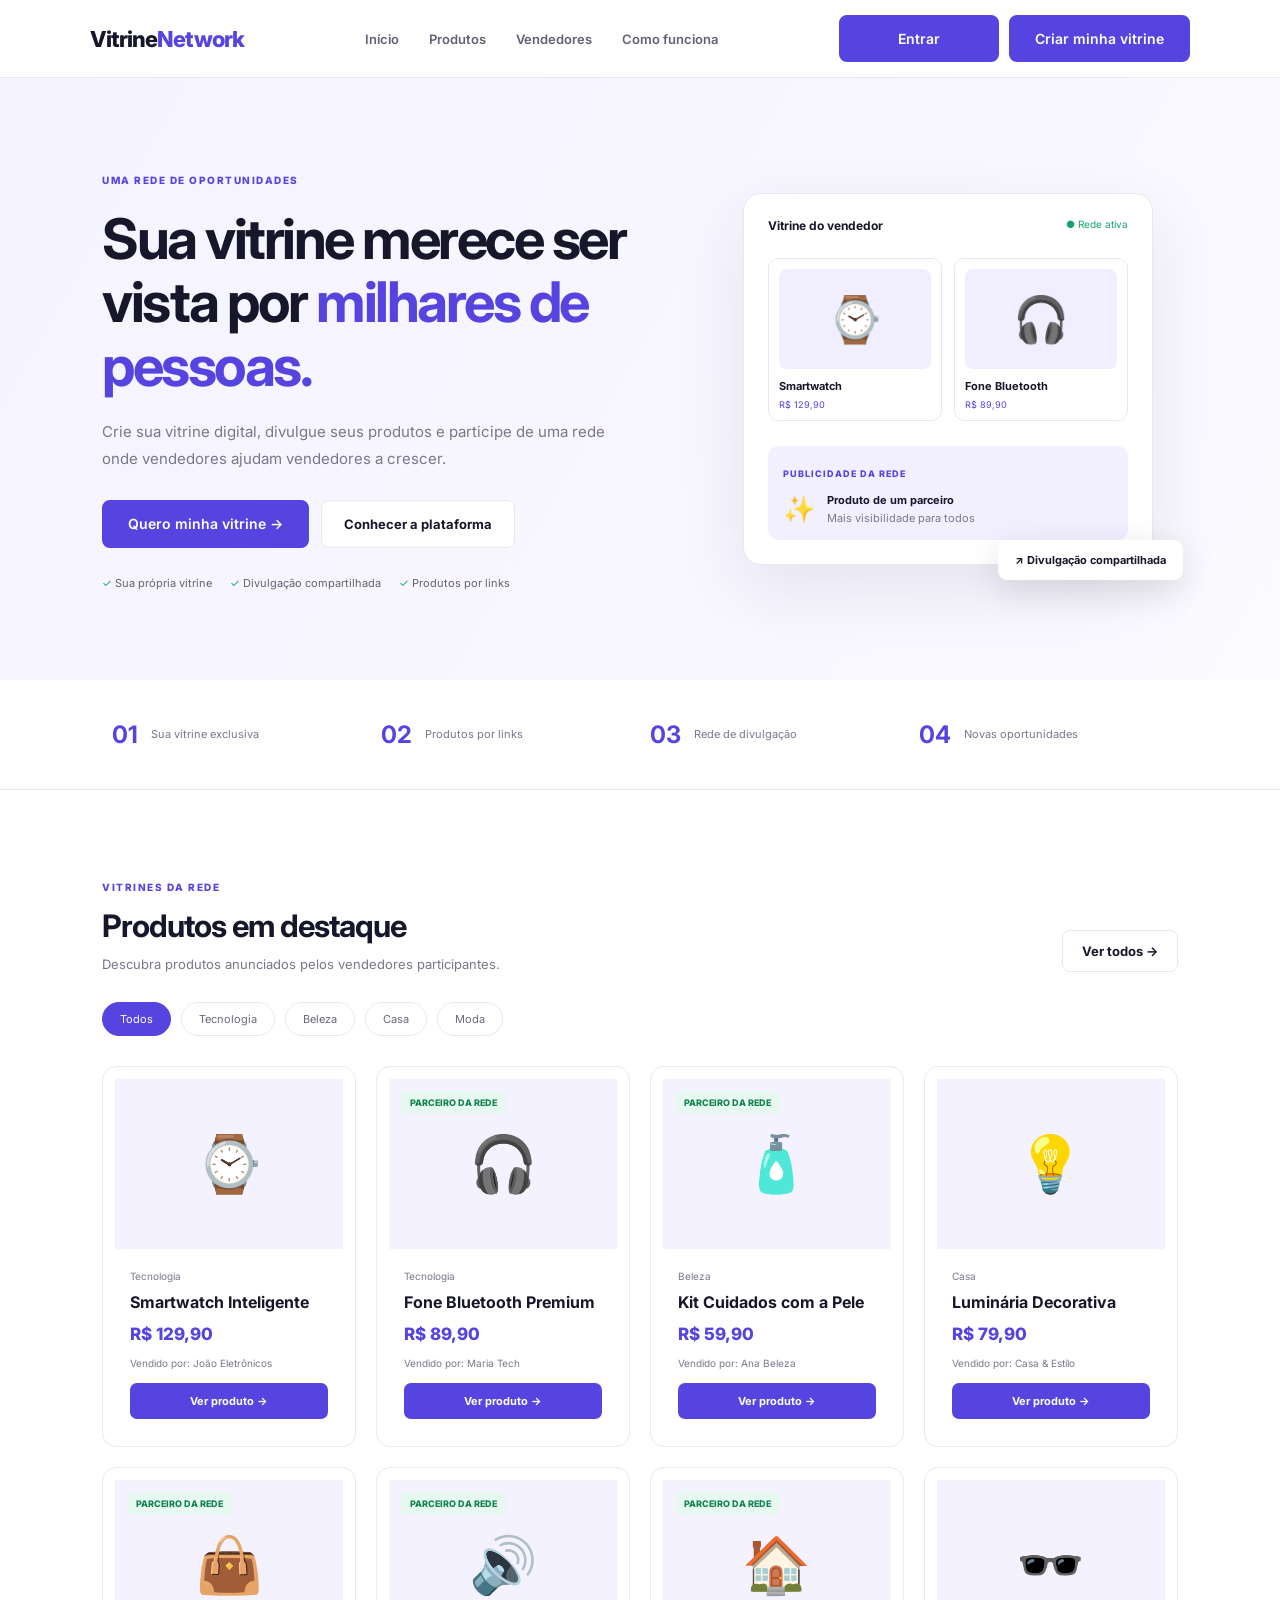
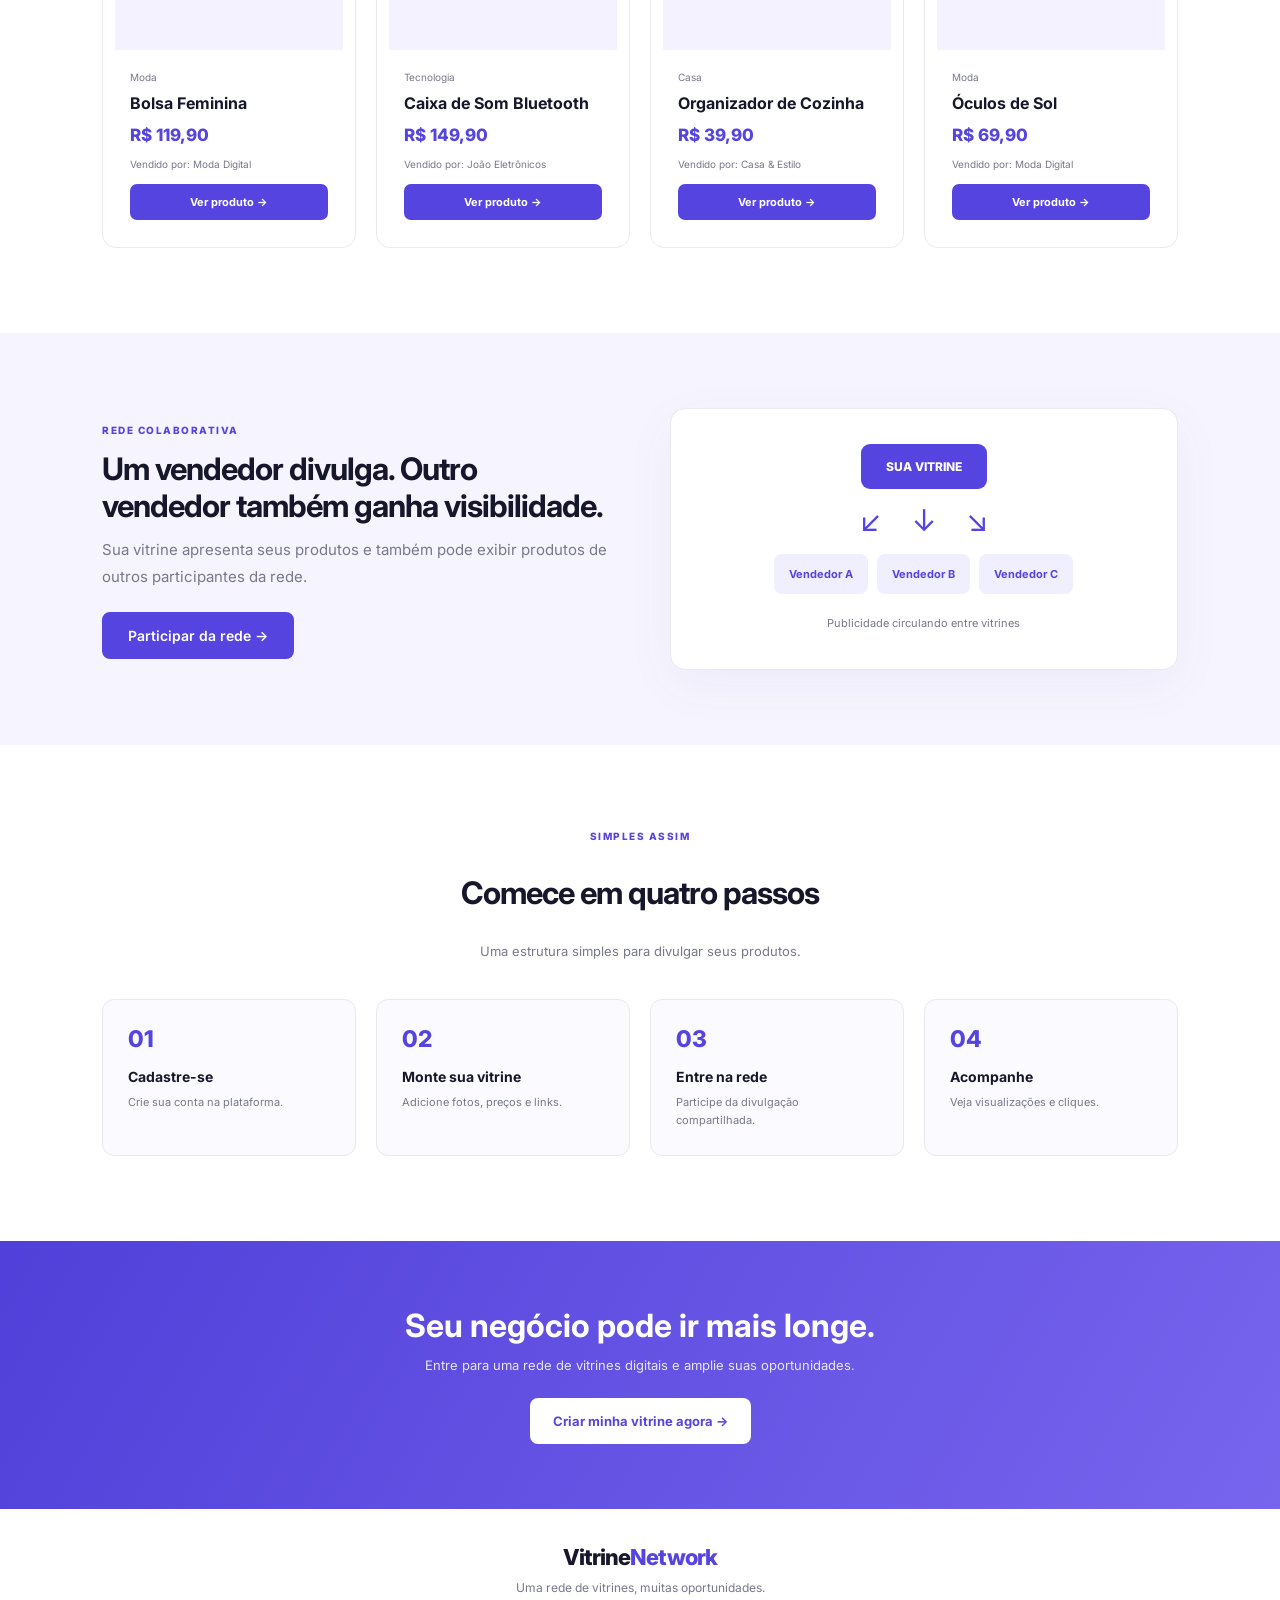
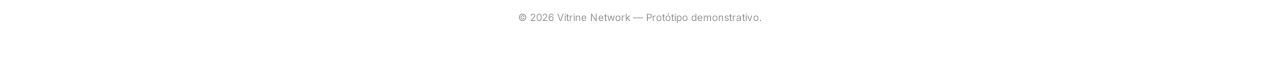
<file: public/index.html>
<!DOCTYPE html>
<html lang="pt-BR">
<head>
  <meta charset="UTF-8">
  <meta name="viewport" content="width=device-width, initial-scale=1.0">
  <title>Vitrine Network | Sua vitrine, nossa rede</title>
  <link rel="stylesheet" href="style.css">
  <link rel="preconnect" href="https://fonts.googleapis.com">
  <link rel="preconnect" href="https://fonts.gstatic.com" crossorigin>
  <link href="https://fonts.googleapis.com/css2?family=Inter:wght@400;500;600;700;800&display=swap" rel="stylesheet">
</head>
<body>

<header class="header">
  <a href="#" class="logo">Vitrine<span>Network</span></a>

  <nav>
    <a href="#inicio">Início</a>
    <a href="#produtos">Produtos</a>
    <a href="#vendedores">Vendedores</a>
    <a href="#sobre">Como funciona</a>
  </nav>

  <div class="header-actions">
    <a href="/login.html" class="btn-secondary">
     Entrar
    </a>
    <a href="/cadastro.html" class="btn-primary">
     Criar minha vitrine
    </a>
  </div>

  <button class="menu-mobile" onclick="toggleMenu()">☰</button>
</header>

<main>
  <section class="hero" id="inicio">
    <div class="hero-content">
      <span class="tag">UMA REDE DE OPORTUNIDADES</span>
      <h1>Sua vitrine merece ser vista por <span>milhares de pessoas.</span></h1>
      <p>
        Crie sua vitrine digital, divulgue seus produtos e participe
        de uma rede onde vendedores ajudam vendedores a crescer.
      </p>
      <div class="hero-buttons">
        <button class="btn-primary btn-large" onclick="cadastrar()">
          Quero minha vitrine →
        </button>
        <a href="#sobre" class="btn-outline btn-large">Conhecer a plataforma</a>
      </div>
      <div class="hero-info">
        <span>✓ Sua própria vitrine</span>
        <span>✓ Divulgação compartilhada</span>
        <span>✓ Produtos por links</span>
      </div>
    </div>

    <div class="hero-visual">
      <div class="visual-card">
        <div class="visual-top">
          <strong>Vitrine do vendedor</strong>
          <span class="online">● Rede ativa</span>
        </div>
        <div class="visual-products">
          <div class="mini-product">
            <div class="mini-image">⌚</div>
            <strong>Smartwatch</strong>
            <small>R$ 129,90</small>
          </div>
          <div class="mini-product">
            <div class="mini-image">🎧</div>
            <strong>Fone Bluetooth</strong>
            <small>R$ 89,90</small>
          </div>
        </div>
        <div class="shared-ad">
          <span>PUBLICIDADE DA REDE</span>
          <div>
            <span class="ad-icon">✨</span>
            <div>
              <strong>Produto de um parceiro</strong>
              <small>Mais visibilidade para todos</small>
            </div>
          </div>
        </div>
      </div>
      <div class="floating-label">↗ Divulgação compartilhada</div>
    </div>
  </section>

  <section class="stats">
    <div><strong>01</strong><span>Sua vitrine exclusiva</span></div>
    <div><strong>02</strong><span>Produtos por links</span></div>
    <div><strong>03</strong><span>Rede de divulgação</span></div>
    <div><strong>04</strong><span>Novas oportunidades</span></div>
  </section>

  <section class="section" id="produtos">
    <div class="section-heading">
      <div>
        <span class="tag">VITRINES DA REDE</span>
        <h2>Produtos em destaque</h2>
        <p>Descubra produtos anunciados pelos vendedores participantes.</p>
      </div>
      <button class="btn-outline" onclick="verProdutos()">Ver todos →</button>
    </div>

    <div class="filters">
      <button class="filter active" onclick="filtrar('Todos', this)">Todos</button>
      <button class="filter" onclick="filtrar('Tecnologia', this)">Tecnologia</button>
      <button class="filter" onclick="filtrar('Beleza', this)">Beleza</button>
      <button class="filter" onclick="filtrar('Casa', this)">Casa</button>
      <button class="filter" onclick="filtrar('Moda', this)">Moda</button>
    </div>

    <div class="product-grid" id="productGrid"></div>
  </section>

  <section class="network-section" id="vendedores">
    <div>
      <span class="tag">REDE COLABORATIVA</span>
      <h2>Um vendedor divulga. Outro vendedor também ganha visibilidade.</h2>
      <p>
        Sua vitrine apresenta seus produtos e também pode exibir
        produtos de outros participantes da rede.
      </p>
      <button class="btn-primary" onclick="cadastrar()">Participar da rede →</button>
    </div>
    <div class="network-demo">
      <div class="network-node main-node">SUA VITRINE</div>
      <div class="network-lines">↙　↓　↘</div>
      <div class="network-others">
        <span>Vendedor A</span>
        <span>Vendedor B</span>
        <span>Vendedor C</span>
      </div>
      <p>Publicidade circulando entre vitrines</p>
    </div>
  </section>

  <section class="section how-section" id="sobre">
    <div class="section-heading centered">
      <span class="tag">SIMPLES ASSIM</span>
      <h2>Comece em quatro passos</h2>
      <p>Uma estrutura simples para divulgar seus produtos.</p>
    </div>
    <div class="steps">
      <article><span>01</span><h3>Cadastre-se</h3><p>Crie sua conta na plataforma.</p></article>
      <article><span>02</span><h3>Monte sua vitrine</h3><p>Adicione fotos, preços e links.</p></article>
      <article><span>03</span><h3>Entre na rede</h3><p>Participe da divulgação compartilhada.</p></article>
      <article><span>04</span><h3>Acompanhe</h3><p>Veja visualizações e cliques.</p></article>
    </div>
  </section>

  <section class="cta">
    <h2>Seu negócio pode ir mais longe.</h2>
    <p>Entre para uma rede de vitrines digitais e amplie suas oportunidades.</p>
    <button class="btn-light" onclick="cadastrar()">Criar minha vitrine agora →</button>
  </section>
</main>

<footer>
  <a href="#" class="logo">Vitrine<span>Network</span></a>
  <p>Uma rede de vitrines, muitas oportunidades.</p>
  <small>© 2026 Vitrine Network — Protótipo demonstrativo.</small>
</footer>

<div id="notice" class="notice"></div>

<script src="app.js"></script>
</body>
</html>
</file>
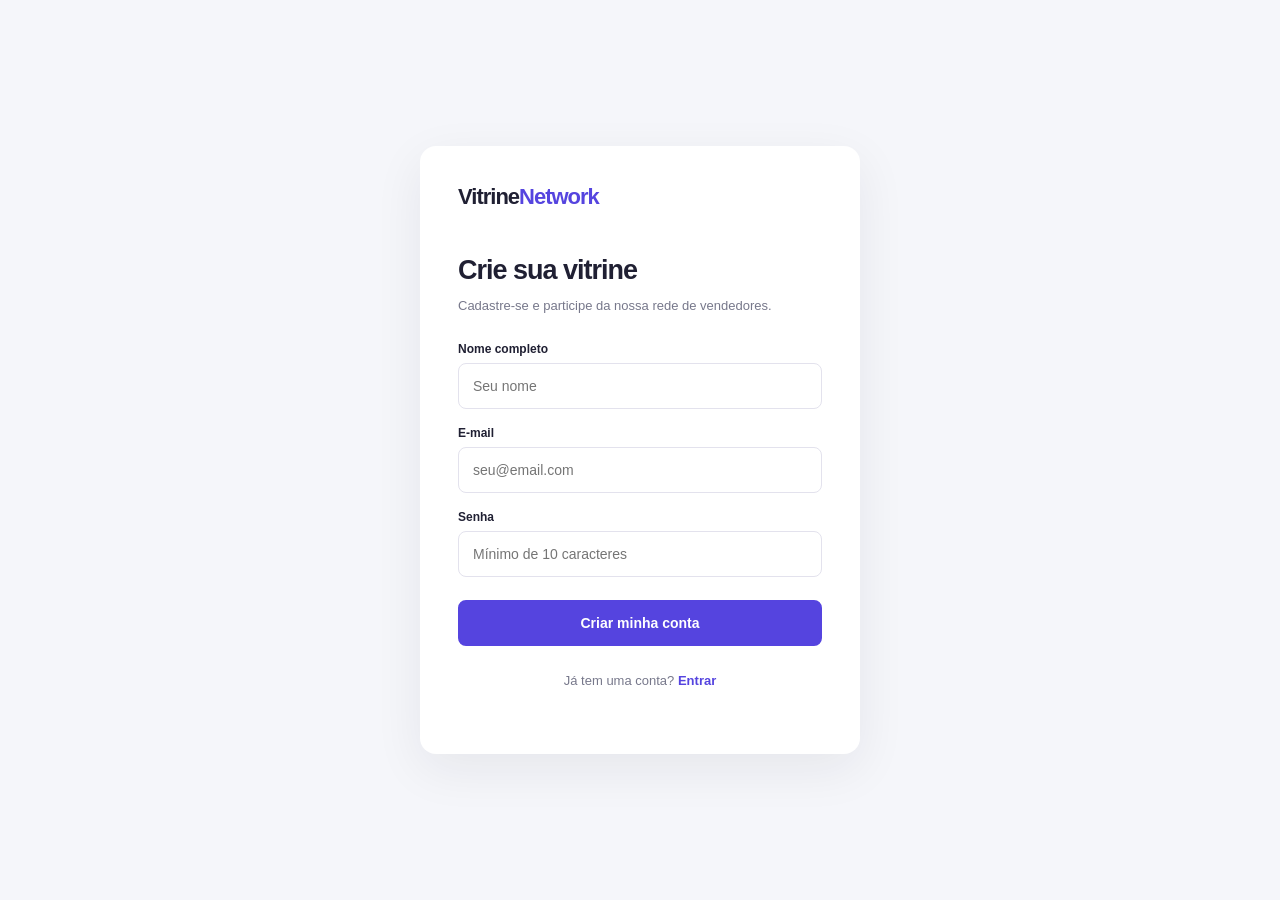
<file: public/cadastro.html>
<!DOCTYPE html>
<html lang="pt-BR">
<head>
  <meta charset="UTF-8">
  <meta name="viewport" content="width=device-width, initial-scale=1">
  <title>Criar conta | Vitrine Network</title>
  <link rel="stylesheet" href="style.css">
</head>
<body class="auth-page">
  <main class="auth-card">
    <a href="/" class="logo">Vitrine<span>Network</span></a>
    <h1>Crie sua vitrine</h1>
    <p>Cadastre-se e participe da nossa rede de vendedores.</p>

    <form id="registerForm">
      <label for="nome">Nome completo</label>
      <input id="nome" name="nome" required maxlength="100"
             placeholder="Seu nome">

      <label for="email">E-mail</label>
      <input id="email" name="email" type="email" required
             maxlength="254" placeholder="seu@email.com">

      <label for="senha">Senha</label>
      <input id="senha" name="senha" type="password" required
             minlength="10" maxlength="128"
             placeholder="Mínimo de 10 caracteres">

      <button class="btn-primary auth-button" type="submit">
        Criar minha conta
      </button>
      <div id="mensagem" class="auth-message" role="status"></div>
    </form>

    <p class="auth-footer">
      Já tem uma conta? <a href="/login.html">Entrar</a>
    </p>
  </main>
  <script src="auth.js"></script>
</body>
</html>
</file>
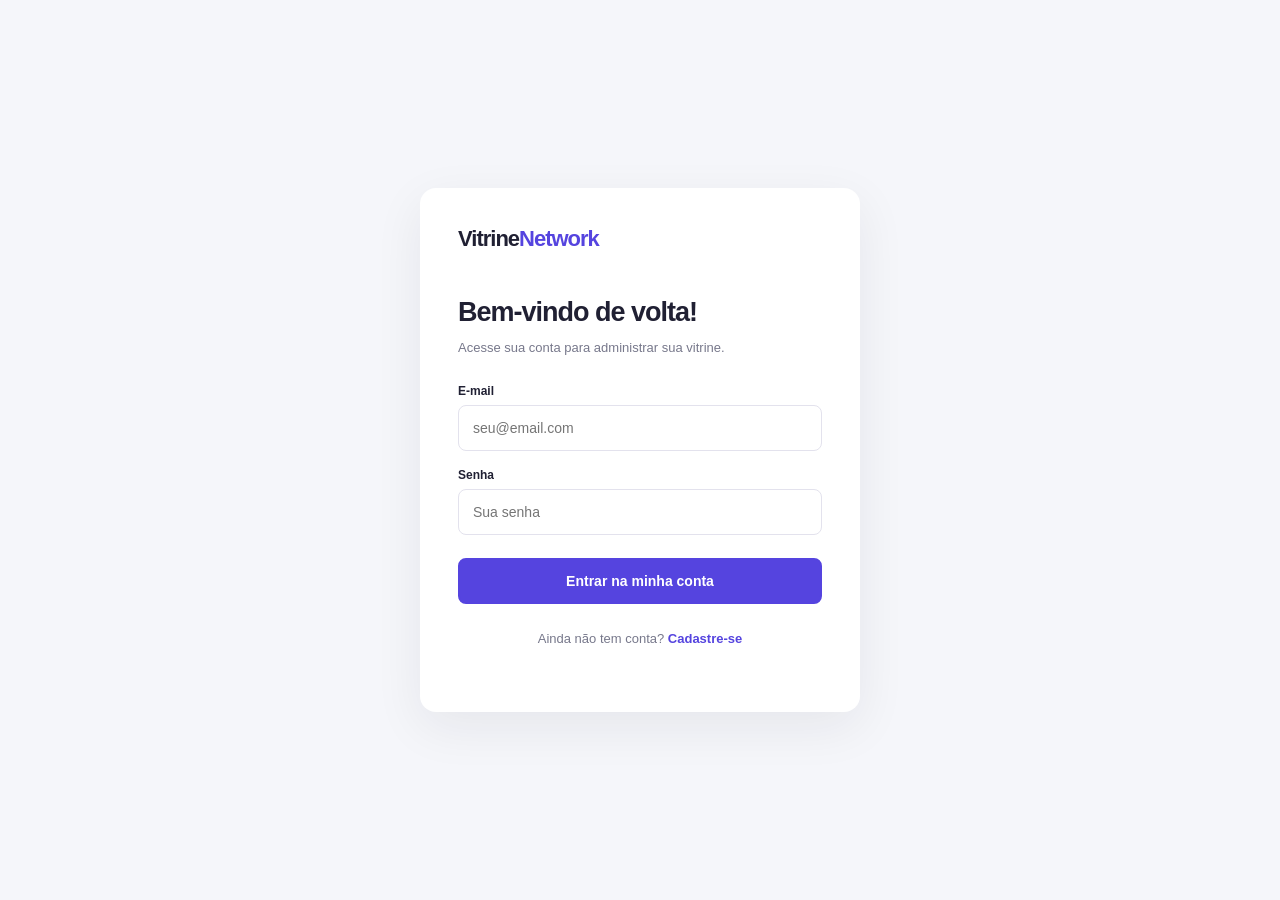
<file: public/login.html>
<!DOCTYPE html>
<html lang="pt-BR">
<head>
  <meta charset="UTF-8">
  <meta name="viewport" content="width=device-width, initial-scale=1">
  <title>Entrar | Vitrine Network</title>
  <link rel="stylesheet" href="style.css">
</head>
<body class="auth-page">
  <main class="auth-card">
    <a href="/" class="logo">Vitrine<span>Network</span></a>
    <h1>Bem-vindo de volta!</h1>
    <p>Acesse sua conta para administrar sua vitrine.</p>

    <form id="loginForm">
      <label for="email">E-mail</label>
      <input id="email" name="email" type="email" required
             placeholder="seu@email.com">

      <label for="senha">Senha</label>
      <input id="senha" name="senha" type="password" required
             placeholder="Sua senha">

      <button class="btn-primary auth-button" type="submit">
        Entrar na minha conta
      </button>
      <div id="mensagem" class="auth-message" role="status"></div>
    </form>

    <p class="auth-footer">
      Ainda não tem conta? <a href="/cadastro.html">Cadastre-se</a>
    </p>
  </main>
  <script src="auth.js"></script>
</body>
</html>
</file>
<file: public/style.css>
* {
  margin: 0;
  padding: 0;
  box-sizing: border-box;
}

:root {
  --primary: #5544df;
  --primary-dark: #4031bb;
  --dark: #17172b;
  --muted: #77788b;
  --background: #f7f7fc;
  --white: #ffffff;
  --border: #e9e8f1;
}

html {
  scroll-behavior: smooth;
}

body {
  font-family: 'Inter', sans-serif;
  color: var(--dark);
  background: var(--white);
}

button, a {
  font: inherit;
}

button {
  cursor: pointer;
}

a {
  text-decoration: none;
  color: inherit;
}

.header {
  height: 78px;
  padding: 0 7%;
  display: flex;
  align-items: center;
  justify-content: space-between;
  background: white;
  border-bottom: 1px solid var(--border);
  position: sticky;
  top: 0;
  z-index: 10;
}

.logo {
  font-size: 22px;
  font-weight: 800;
  letter-spacing: -1px;
}

.logo span {
  color: var(--primary);
}

.header nav {
  display: flex;
  gap: 30px;
}

.header nav a {
  font-size: 13px;
  font-weight: 600;
  color: #606174;
}

.header nav a:hover {
  color: var(--primary);
}

.header-actions {
  display: flex;
  gap: 10px;
}

.btn-primary, .btn-outline, .btn-light {
  border: none;
  padding: 12px 19px;
  border-radius: 8px;
  font-weight: 700;
  font-size: 13px;
  transition: .2s;
}

.btn-primary {
  background: var(--primary);
  color: white;
}

.btn-primary:hover {
  background: var(--primary-dark);
  transform: translateY(-2px);
}

.btn-outline {
  background: white;
  color: var(--dark);
  border: 1px solid var(--border);
}

.btn-outline:hover {
  border-color: var(--primary);
  color: var(--primary);
}

.btn-large {
  padding: 15px 22px;
}

.menu-mobile {
  display: none;
  border: none;
  background: transparent;
  font-size: 25px;
}

.hero {
  background: linear-gradient(120deg, #f5f3ff, #fafaff);
  padding: 90px 8%;
  display: grid;
  grid-template-columns: 1.1fr .9fr;
  align-items: center;
  gap: 55px;
  min-height: 540px;
}

.tag {
  color: var(--primary);
  font-weight: 800;
  font-size: 10px;
  letter-spacing: 1.5px;
}

.hero h1 {
  font-size: clamp(35px, 4.4vw, 56px);
  letter-spacing: -2.5px;
  line-height: 1.13;
  margin: 20px 0;
}

.hero h1 span {
  color: var(--primary);
}

.hero-content > p, .network-section p {
  color: var(--muted);
  line-height: 1.8;
  font-size: 15px;
  max-width: 530px;
}

.hero-buttons {
  display: flex;
  flex-wrap: wrap;
  gap: 12px;
  margin-top: 28px;
}

.hero-info {
  display: flex;
  flex-wrap: wrap;
  gap: 18px;
  margin-top: 28px;
  font-size: 11px;
  color: #606174;
}

.hero-info span::first-letter {
  color: #19a66c;
}

.hero-visual {
  position: relative;
  padding: 15px;
}

.visual-card {
  background: white;
  border: 1px solid var(--border);
  border-radius: 18px;
  padding: 24px;
  box-shadow: 0 25px 70px #29205e18;
  max-width: 410px;
  margin: auto;
}

.visual-top {
  display: flex;
  justify-content: space-between;
  font-size: 12px;
}

.online {
  color: #16a36a;
  font-size: 10px;
}

.visual-products {
  display: grid;
  grid-template-columns: 1fr 1fr;
  gap: 12px;
  margin: 25px 0;
}

.mini-product {
  border: 1px solid var(--border);
  border-radius: 10px;
  padding: 10px;
  font-size: 11px;
}

.mini-image {
  height: 100px;
  background: #f1efff;
  border-radius: 8px;
  display: grid;
  place-items: center;
  font-size: 45px;
  margin-bottom: 10px;
}

.mini-product strong, .mini-product small {
  display: block;
}

.mini-product small {
  color: var(--primary);
  margin-top: 6px;
}

.shared-ad {
  background: #f2f0ff;
  padding: 15px;
  border-radius: 10px;
}

.shared-ad > span {
  color: var(--primary);
  font-size: 9px;
  font-weight: 800;
  letter-spacing: 1px;
}

.shared-ad > div {
  display: flex;
  align-items: center;
  gap: 12px;
  margin-top: 12px;
}

.ad-icon {
  font-size: 26px;
}

.shared-ad strong, .shared-ad small {
  display: block;
  font-size: 11px;
}

.shared-ad small {
  color: var(--muted);
  margin-top: 4px;
}

.floating-label {
  position: absolute;
  bottom: 0;
  right: -5px;
  background: white;
  padding: 13px 17px;
  border-radius: 9px;
  font-size: 11px;
  font-weight: 700;
  box-shadow: 0 10px 35px #17172b20;
}

.stats {
  display: grid;
  grid-template-columns: repeat(4, 1fr);
  padding: 30px 8%;
  border-bottom: 1px solid var(--border);
}

.stats div {
  display: flex;
  align-items: center;
  gap: 13px;
  padding: 10px;
}

.stats strong {
  color: var(--primary);
  font-size: 24px;
}

.stats span {
  color: var(--muted);
  font-size: 11px;
}

.section {
  padding: 85px 8%;
}

.section-heading {
  display: flex;
  align-items: end;
  justify-content: space-between;
  gap: 20px;
}

.section-heading h2, .network-section h2 {
  font-size: 31px;
  letter-spacing: -1px;
  margin: 12px 0;
}

.section-heading p {
  font-size: 13px;
  color: var(--muted);
}

.filters {
  display: flex;
  flex-wrap: wrap;
  gap: 10px;
  margin: 30px 0;
}

.filter {
  background: white;
  border: 1px solid var(--border);
  padding: 9px 17px;
  border-radius: 30px;
  font-size: 11px;
  color: #68697c;
}

.filter.active, .filter:hover {
  background: var(--primary);
  color: white;
  border-color: var(--primary);
}

.product-grid {
  display: grid;
  grid-template-columns: repeat(4, 1fr);
  gap: 20px;
}

.product-card {
  border: 1px solid var(--border);
  border-radius: 12px;
  overflow: hidden;
  transition: .2s;
  background: white;
}

.product-card:hover {
  transform: translateY(-5px);
  box-shadow: 0 15px 35px #17172b12;
}

.product-image {
  height: 170px;
  background: #f4f2ff;
  display: grid;
  place-items: center;
  font-size: 55px;
  position: relative;
}

.product-image img {
  width: 100%;
  height: 100%;
  object-fit: cover;
}

.product-badge {
  position: absolute;
  top: 12px;
  left: 12px;
  background: #e6f8ef;
  color: #138451;
  padding: 6px 9px;
  font-size: 9px;
  border-radius: 5px;
  font-weight: 800;
}

.product-info {
  padding: 15px;
}

.product-info h3 {
  font-size: 13px;
  margin: 7px 0;
}

.product-info .category {
  font-size: 10px;
  color: var(--muted);
}

.product-info .price {
  color: var(--primary);
  font-weight: 800;
  font-size: 17px;
  margin: 12px 0;
}

.product-info .seller {
  color: var(--muted);
  font-size: 10px;
  margin-bottom: 12px;
}

.product-info a {
  display: block;
  text-align: center;
  background: var(--primary);
  color: white;
  padding: 11px;
  border-radius: 7px;
  font-size: 11px;
  font-weight: 700;
}

.network-section {
  padding: 75px 8%;
  background: #f6f5ff;
  display: grid;
  grid-template-columns: 1fr 1fr;
  align-items: center;
  gap: 60px;
}

.network-section .btn-primary {
  margin-top: 22px;
}

.network-demo {
  background: white;
  border: 1px solid var(--border);
  border-radius: 15px;
  padding: 35px 20px;
  text-align: center;
  box-shadow: 0 15px 50px #29205e0d;
}

.network-node {
  display: inline-block;
  padding: 15px 25px;
  background: var(--primary);
  color: white;
  font-weight: 800;
  font-size: 12px;
  border-radius: 9px;
}

.network-lines {
  color: var(--primary);
  font-size: 30px;
  margin: 12px;
}

.network-others {
  display: flex;
  justify-content: center;
  gap: 9px;
  flex-wrap: wrap;
}

.network-others span {
  background: #f0efff;
  color: var(--primary);
  padding: 13px 15px;
  border-radius: 8px;
  font-size: 11px;
  font-weight: 700;
}

.network-demo p {
  font-size: 11px;
  margin: 20px auto 0;
}

.how-section {
  background: white;
}

.centered {
  display: flex;
  flex-direction: column;
  align-items: center;
  text-align: center;
}

.steps {
  display: grid;
  grid-template-columns: repeat(4, 1fr);
  gap: 20px;
  margin-top: 40px;
}

.steps article {
  padding: 25px;
  background: #fafaff;
  border: 1px solid var(--border);
  border-radius: 12px;
}

.steps article > span {
  color: var(--primary);
  font-weight: 800;
  font-size: 23px;
}

.steps h3 {
  font-size: 14px;
  margin: 15px 0 8px;
}

.steps p {
  font-size: 11px;
  color: var(--muted);
  line-height: 1.7;
}

.cta {
  background: linear-gradient(120deg, #5140d9, #7765ee);
  text-align: center;
  color: white;
  padding: 65px 20px;
}

.cta h2 {
  font-size: 32px;
  margin-bottom: 12px;
}

.cta p {
  font-size: 13px;
  opacity: .85;
  margin-bottom: 25px;
}

.btn-light {
  background: white;
  color: var(--primary);
  padding: 15px 23px;
}

footer {
  padding: 35px 8%;
  text-align: center;
}

footer p {
  font-size: 12px;
  color: var(--muted);
  margin: 10px 0;
}

footer small {
  font-size: 10px;
  color: #999;
}

.notice {
  display: none;
  position: fixed;
  bottom: 25px;
  right: 25px;
  padding: 15px 20px;
  background: #201b3b;
  color: white;
  border-radius: 9px;
  font-size: 12px;
  z-index: 20;
  box-shadow: 0 10px 30px #0002;
}

@media (max-width: 900px) {
  .header {
    padding: 0 5%;
  }

  .header nav {
    gap: 15px;
  }

  .header-actions .btn-outline {
    display: none;
  }

  .hero {
    padding: 65px 6%;
  }

  .product-grid {
    grid-template-columns: repeat(2, 1fr);
  }

  .steps {
    grid-template-columns: repeat(2, 1fr);
  }
}

@media (max-width: 650px) {
  .header {
    height: 68px;
  }

  .header nav {
    display: none;
    position: absolute;
    top: 68px;
    left: 0;
    right: 0;
    background: white;
    padding: 20px;
    flex-direction: column;
    border-bottom: 1px solid var(--border);
  }

  .header nav.open {
    display: flex;
  }

  .header-actions .btn-primary {
    padding: 10px;
    font-size: 10px;
  }

  .menu-mobile {
    display: block;
  }

  .hero {
    grid-template-columns: 1fr;
    padding: 55px 6%;
    gap: 35px;
  }

  .hero h1 {
    font-size: 39px;
  }

  .hero-info {
    flex-direction: column;
    gap: 9px;
  }

  .hero-visual {
    padding: 5px;
  }

  .floating-label {
    right: 0;
  }

  .stats {
    grid-template-columns: repeat(2, 1fr);
    padding: 20px 4%;
  }

  .section {
    padding: 60px 5%;
  }

  .section-heading {
    align-items: start;
    flex-direction: column;
  }

  .section-heading h2, .network-section h2 {
    font-size: 27px;
  }

  .product-grid {
    gap: 10px;
  }

  .product-image {
    height: 125px;
  }

  .product-info {
    padding: 10px;
  }

  .network-section {
    grid-template-columns: 1fr;
    padding: 55px 6%;
    gap: 30px;
  }

  .steps {
    gap: 10px;
  }

  .steps article {
    padding: 15px;
  }

  .cta h2 {
    font-size: 27px;
  }
}


/* Cadastro e login */

.auth-page {
  min-height: 100vh;
  background: #f5f4fc;
  display: flex;
  justify-content: center;
  align-items: center;
  padding: 25px;
}

.auth-card {
  background: white;
  width: 100%;
  max-width: 440px;
  padding: 38px;
  border-radius: 16px;
  box-shadow: 0 15px 50px #17172b12;
}

.auth-card .logo {
  display: inline-block;
  margin-bottom: 30px;
}

.auth-card h1 {
  font-size: 27px;
  margin: 15px 0 10px;
  letter-spacing: -1px;
}

.auth-card > p {
  color: #77788b;
  font-size: 13px;
  line-height: 1.6;
  margin-bottom: 25px;
}

.auth-card form label {
  display: block;
  font-size: 12px;
  font-weight: 700;
  margin: 17px 0 7px;
}

.auth-card input {
  width: 100%;
  border: 1px solid #e3e2ed;
  border-radius: 8px;
  padding: 14px;
  font-size: 14px;
  outline: none;
}

.auth-card input:focus {
  border-color: #5544df;
  box-shadow: 0 0 0 3px #5544df18;
}

.auth-button {
  width: 100%;
  margin-top: 23px;
  padding: 15px;
}

.auth-button:disabled {
  opacity: .6;
  cursor: wait;
}

.auth-message {
  font-size: 12px;
  margin-top: 15px;
  line-height: 1.5;
}

.auth-footer {
  margin-top: 25px !important;
  text-align: center;
}

.auth-footer a {
  color: #5544df;
  font-weight: 700;
}

.seller-info {
  background: #f4f2ff;
  border-radius: 10px;
  padding: 20px;
  margin: 22px 0;
}

.seller-info strong,
.seller-info span {
  display: block;
}

.seller-info span {
  color: #77788b;
  font-size: 12px;
  margin-top: 7px;
}

.dashboard-options {
  display: grid;
  gap: 12px;
}

.dashboard-options div {
  padding: 16px;
  border: 1px solid #e9e8f1;
  border-radius: 9px;
}

.dashboard-options strong {
  font-size: 13px;
}

.dashboard-options p {
  color: #77788b;
  font-size: 11px;
  margin-top: 7px;
}

@media(max-width: 480px) {
  .auth-card {
    padding: 25px;
  }
}

.btn-primary,
.btn-secondary {
  display: inline-flex;
  align-items: center;
  justify-content: center;
  padding: 13px 24px;
  min-width: 160px;
  background: #5544df;
  color: #ffffff;
  border: 2px solid #5544df;
  border-radius: 8px;
  text-decoration: none;
  font-size: 14px;
  font-weight: 600;
  cursor: pointer;
  transition: all .3s ease;
}

.btn-primary:hover,
.btn-secondary:hover {
  background: #4031bd;
  border-color: #4031bd;
  color: #ffffff;
  transform: translateY(-2px);
}



/* PAINEL MINHA VITRINE */

.vitrine-dashboard {
  width: 100%;
  max-width: 1050px;
  margin: 25px auto;
  padding: 25px;
  background: #fff;
  border-radius: 16px;
}

.vitrine-header {
  display: flex;
  justify-content: space-between;
  align-items: center;
  padding-bottom: 20px;
  border-bottom: 1px solid #eee;
}

.vitrine-welcome {
  padding: 35px 0;
}

.vitrine-welcome h1 {
  font-size: 30px;
  margin: 12px 0;
}

.vitrine-welcome p,
.product-form-section > p,
.products-heading p {
  color: #77788b;
  font-size: 13px;
}

.vitrine-welcome h3 {
  color: #5544df;
  margin-top: 18px;
}

.product-form-section,
.my-products-section,
.advertising-section {
  border: 1px solid #e9e8f1;
  border-radius: 12px;
  padding: 25px;
  margin-bottom: 25px;
}

.product-form-section h2,
.my-products-section h2,
.advertising-section h2 {
  font-size: 20px;
  margin-bottom: 8px;
}

.product-form-section label {
  display: block;
  margin: 17px 0 7px;
  font-size: 13px;
  font-weight: 600;
}

.product-form-section input,
.product-form-section textarea {
  width: 100%;
  padding: 13px;
  border: 1px solid #ddd;
  border-radius: 8px;
  font-family: inherit;
  font-size: 14px;
}

.product-form-section textarea {
  resize: vertical;
}

.products-heading {
  display: flex;
  justify-content: space-between;
  align-items: center;
  gap: 12px;
  margin-bottom: 20px;
}

#productCount {
  color: #5544df;
  font-size: 12px;
  font-weight: bold;
}

.products-list {
  display: grid;
  grid-template-columns: repeat(auto-fill, minmax(210px, 1fr));
  gap: 18px;
}

.product-card {
  border: 1px solid #e9e8f1;
  border-radius: 12px;
  padding: 15px;
  overflow: hidden;
}

.product-card img {
  width: 100%;
  height: 155px;
  object-fit: contain;
  border-radius: 8px;
  margin-bottom: 12px;
}

.product-card h3 {
  font-size: 16px;
  margin-bottom: 8px;
}

.product-card p {
  color: #77788b;
  font-size: 13px;
  line-height: 1.5;
  margin-bottom: 12px;
  overflow-wrap: anywhere;
}

.product-link {
  display: inline-block;
  color: #5544df;
  font-size: 13px;
  font-weight: bold;
  text-decoration: none;
  margin: 10px 0;
}

.delete-product {
  display: block;
  width: 100%;
  padding: 10px;
  margin-top: 12px;
  border: 1px solid #e6baba;
  border-radius: 7px;
  background: white;
  color: #c0392b;
  cursor: pointer;
}

.advertising-section {
  background: #f8f7ff;
}

.advertising-section > p {
  color: #77788b;
  font-size: 13px;
  line-height: 1.6;
}

.advertising-placeholder {
  padding: 30px 15px;
  margin-top: 20px;
  border: 2px dashed #c9c3ee;
  border-radius: 10px;
  color: #777;
  text-align: center;
  font-size: 13px;
}

@media(max-width: 600px) {
  .vitrine-dashboard {
    padding: 16px;
    margin: 0;
  }

  .product-form-section,
  .my-products-section,
  .advertising-section {
    padding: 17px;
  }

  .products-heading {
    align-items: flex-start;
  }
}


/* ========================================
   VITRINE NETWORK - NOVO VISUAL SOCIAL
======================================== */

:root {
  --vn-primary: #6c4ce3;
  --vn-primary-dark: #5032bd;
  --vn-background: #f5f6fa;
  --vn-card: #ffffff;
  --vn-text: #202033;
  --vn-muted: #77788b;
  --vn-border: #e9e9f0;
  --vn-radius: 16px;
}

/* FUNDO DAS PAGINAS */

body.auth-page {
  background: var(--vn-background);
  color: var(--vn-text);
}

/* PAINEL PRINCIPAL */

.vitrine-dashboard {
  width: min(1120px, 94%);
  margin: 30px auto;
}

/* CABECALHO */

.vitrine-header {
  display: flex;
  align-items: center;
  justify-content: space-between;
  padding: 18px 24px;
  background: var(--vn-card);
  border: 1px solid var(--vn-border);
  border-radius: var(--vn-radius);
  margin-bottom: 24px;
}

.vitrine-header .logo {
  font-size: 22px;
  font-weight: 800;
  text-decoration: none;
}

/* PERFIL */

.vitrine-welcome {
  background: var(--vn-card);
  padding: 30px;
  border-radius: var(--vn-radius);
  border: 1px solid var(--vn-border);
  margin-bottom: 22px;
}

.vitrine-welcome h1 {
  font-size: 30px;
  margin: 12px 0;
}

.vitrine-welcome h3 {
  font-size: 19px;
  margin-top: 16px;
}

.vitrine-welcome p {
  color: var(--vn-muted);
}

/* LINK PUBLICO */

.public-link-section {
  background: var(--vn-card);
  padding: 26px;
  border-radius: var(--vn-radius);
  border: 1px solid var(--vn-border);
  margin-bottom: 22px;
}

.public-link-section h2 {
  margin: 12px 0;
}

.public-link-box {
  margin-top: 18px;
}

.public-link-box input {
  width: 100%;
  padding: 14px;
  border: 1px solid var(--vn-border);
  border-radius: 10px;
  background: var(--vn-background);
  font-size: 14px;
}

.public-link-actions {
  display: flex;
  flex-wrap: wrap;
  gap: 10px;
  margin-top: 12px;
}

/* CATALOGO */

.my-products-section {
  background: var(--vn-card);
  padding: 26px;
  border-radius: var(--vn-radius);
  border: 1px solid var(--vn-border);
  margin-bottom: 22px;
}

.products-heading {
  display: flex;
  justify-content: space-between;
  align-items: center;
  gap: 15px;
  margin-bottom: 22px;
}

.products-heading h2 {
  margin: 10px 0;
}

/* BOTAO ADICIONAR */

.add-product-action {
  display: flex;
  align-items: center;
  justify-content: space-between;
  gap: 20px;
  padding: 20px;
  margin-bottom: 24px;
  background: #f0edff;
  border: 1px solid #e2dcff;
  border-radius: 14px;
}

.add-product-action h3 {
  margin: 0 0 6px;
}

.add-product-action p {
  margin: 0;
  color: var(--vn-muted);
}

.add-product-action a {
  text-decoration: none;
  white-space: nowrap;
}

/* GRADE DE PRODUTOS */

.products-list {
  display: grid;
  grid-template-columns: repeat(3, minmax(0, 1fr));
  gap: 20px;
}

/* CARTAO DO PRODUTO */

.product-card {
  background: var(--vn-card);
  border: 1px solid var(--vn-border);
  border-radius: 14px;
  overflow: hidden;
  padding: 12px;
  transition: transform .2s ease, box-shadow .2s ease;
  min-width: 0;
}

.product-card:hover {
  transform: translateY(-4px);
  box-shadow: 0 8px 24px rgba(30, 20, 70, .08);
}

.product-card img {
  width: 100%;
  aspect-ratio: 1 / 1;
  object-fit: cover;
  border-radius: 10px;
  display: block;
  margin-bottom: 12px;
}

.product-card h3 {
  font-size: 16px;
  margin: 8px 0;
}

.product-card p {
  color: var(--vn-muted);
  font-size: 13px;
  line-height: 1.5;
}

.product-link {
  display: block;
  text-align: center;
  background: var(--vn-primary);
  color: white;
  text-decoration: none;
  padding: 11px;
  border-radius: 9px;
  font-weight: 600;
  margin-top: 12px;
}

.product-link:hover {
  background: var(--vn-primary-dark);
}

.delete-product {
  width: 100%;
  margin-top: 9px;
  padding: 9px;
  border: 1px solid #f0dada;
  border-radius: 9px;
  background: #fff5f5;
  color: #c0392b;
  cursor: pointer;
}

/* PUBLICIDADE */

.advertising-section {
  background: var(--vn-card);
  padding: 26px;
  border: 1px solid var(--vn-border);
  border-radius: var(--vn-radius);
  margin-bottom: 30px;
}

.advertising-placeholder {
  background: var(--vn-background);
  padding: 30px;
  text-align: center;
  border-radius: 12px;
  color: var(--vn-muted);
  margin-top: 18px;
}

/* RESPONSIVIDADE */

@media (max-width: 700px) {

  .vitrine-dashboard {
    width: 94%;
    margin: 14px auto;
  }

  .vitrine-header {
    padding: 14px;
  }

  .vitrine-welcome,
  .public-link-section,
  .my-products-section,
  .advertising-section {
    padding: 18px;
  }

  .vitrine-welcome h1 {
    font-size: 25px;
  }

  .products-list {
    grid-template-columns: repeat(2, minmax(0, 1fr));
    gap: 12px;
  }

  .products-heading {
    align-items: flex-start;
  }

  .add-product-action {
    align-items: stretch;
    flex-direction: column;
  }

  .add-product-action a {
    text-align: center;
  }

  .public-link-actions {
    flex-direction: column;
  }

  .public-link-actions button {
    width: 100%;
  }

}

@media (max-width: 360px) {
  .products-list {
    grid-template-columns: 1fr;
  }
}


/* ========================================
   PERFIL SOCIAL - VITRINE NETWORK
======================================== */

.social-profile {
  background: white;
  border: 1px solid var(--vn-border);
  border-radius: 18px;
  overflow: hidden;
  margin-bottom: 22px;
  box-shadow: 0 4px 18px rgba(30,20,70,.04);
}

.profile-cover {
  height: 190px;
  background:
    radial-gradient(circle at 80% 20%, rgba(255,255,255,.2), transparent 30%),
    linear-gradient(120deg, #172d4b, #5135b7, #8867ef);
  display: flex;
  align-items: flex-start;
  justify-content: flex-end;
  padding: 20px;
}

.cover-label {
  color: rgba(255,255,255,.8);
  font-size: 12px;
  font-weight: 800;
  letter-spacing: 2px;
}

.profile-content {
  display: flex;
  align-items: flex-start;
  gap: 22px;
  padding: 0 28px 28px;
}

.profile-avatar {
  width: 116px;
  height: 116px;
  min-width: 116px;
  border: 5px solid white;
  border-radius: 50%;
  background: linear-gradient(135deg, #7657e8, #39218d);
  color: white;
  display: flex;
  justify-content: center;
  align-items: center;
  font-size: 32px;
  font-weight: 800;
  margin-top: -55px;
  box-shadow: 0 3px 15px rgba(0,0,0,.12);
}

.profile-information {
  padding-top: 18px;
}

.profile-information h1 {
  font-size: 27px;
  margin: 8px 0;
  color: var(--vn-text);
}

.profile-information p {
  color: var(--vn-muted);
  line-height: 1.6;
  margin: 8px 0;
}

.profile-network {
  display: inline-flex;
  align-items: center;
  gap: 7px;
  font-size: 12px;
  color: #77788b;
  margin-top: 8px;
}

.online-dot {
  width: 8px;
  height: 8px;
  border-radius: 50%;
  background: #22b878;
}

/* TITULOS DAS SECOES */

.section-title-social,
.public-section-heading {
  display: flex;
  justify-content: space-between;
  align-items: center;
  gap: 15px;
}

.section-title-social h2,
.public-section-heading h2 {
  margin: 9px 0;
}

.share-icon {
  width: 42px;
  height: 42px;
  display: flex;
  align-items: center;
  justify-content: center;
  border-radius: 50%;
  background: #f0edff;
  color: var(--vn-primary);
  font-size: 22px;
}

/* PAGINA PUBLICA */

.public-social-page {
  background: #f5f6fa;
  color: var(--vn-text);
}

.public-vitrine {
  max-width: 1120px;
  margin: auto;
  padding: 20px;
}

.public-topbar {
  display: flex;
  justify-content: space-between;
  align-items: center;
  padding: 12px 4px 22px;
}

.public-home-link {
  color: var(--vn-primary);
  text-decoration: none;
  font-weight: 600;
  font-size: 14px;
}

.public-social-profile {
  margin-bottom: 30px;
}

.public-social-profile .profile-content {
  padding-bottom: 28px;
}

.public-products-section {
  background: white;
  padding: 26px;
  border-radius: 18px;
  border: 1px solid var(--vn-border);
  margin-bottom: 24px;
}

.public-section-heading {
  margin-bottom: 22px;
}

.public-section-heading p {
  color: var(--vn-muted);
  margin: 5px 0;
}

/* GRADE PUBLICA */

.public-grid {
  display: grid;
  grid-template-columns: repeat(3, minmax(0, 1fr));
  gap: 20px;
  margin: 20px 0;
}

.public-card {
  background: white;
  border: 1px solid var(--vn-border);
  border-radius: 14px;
  padding: 12px;
  overflow: hidden;
  transition: transform .2s ease, box-shadow .2s ease;
}

.public-card:hover {
  transform: translateY(-4px);
  box-shadow: 0 8px 24px rgba(30,20,70,.08);
}

.public-card img {
  width: 100%;
  height: auto;
  aspect-ratio: 1 / 1;
  object-fit: cover;
  border-radius: 10px;
}

.public-card h3 {
  color: var(--vn-text);
  font-size: 16px;
  margin: 12px 0 6px;
}

.public-card p {
  color: var(--vn-muted);
  line-height: 1.5;
  font-size: 13px;
}

.public-card a {
  display: block;
  text-align: center;
  background: var(--vn-primary);
  color: white;
  padding: 12px;
  border-radius: 9px;
  text-decoration: none;
  font-weight: 600;
  margin-top: 12px;
}

.public-card a:hover {
  background: var(--vn-primary-dark);
}

.partner-label {
  display: inline-block;
  color: #168451;
  background: #e8f8ef;
  padding: 5px 9px;
  border-radius: 20px;
  font-size: 11px;
  font-weight: 700;
}

/* RODAPE PUBLICO */

.public-social-footer {
  text-align: center;
  padding: 35px 15px;
  color: var(--vn-muted);
}

.public-social-footer .logo {
  display: inline-block;
  margin-bottom: 10px;
  text-decoration: none;
  font-weight: 800;
  font-size: 21px;
}

.public-social-footer p {
  font-size: 14px;
}

.public-social-footer small {
  font-size: 12px;
}

/* RESPONSIVIDADE SOCIAL */

@media(max-width:700px) {

  .profile-cover {
    height: 135px;
  }

  .profile-content {
    padding: 0 17px 22px;
    gap: 12px;
  }

  .profile-avatar {
    width: 82px;
    height: 82px;
    min-width: 82px;
    font-size: 25px;
    margin-top: -40px;
  }

  .profile-information {
    padding-top: 12px;
  }

  .profile-information h1 {
    font-size: 21px;
  }

  .profile-information p {
    font-size: 13px;
  }

  .public-vitrine {
    padding: 12px;
  }

  .public-products-section {
    padding: 17px;
  }

  .public-grid {
    grid-template-columns: repeat(2, minmax(0, 1fr));
    gap: 12px;
  }

}

@media(max-width:380px) {

  .profile-content {
    flex-direction: column;
    gap: 5px;
  }

  .profile-information {
    padding-top: 5px;
  }

  .public-grid {
    grid-template-columns: 1fr;
  }

}


/* PERFIL SOCIAL PUBLICO */

.public-social-profile {
  background: white;
  border-radius: 16px;
  overflow: hidden;
  margin-bottom: 35px;
  box-shadow: 0 4px 20px rgba(0,0,0,.06);
}

.profile-cover {
  height: 220px;
  background: linear-gradient(120deg, #172d4b, #1769e0);
  background-position: center;
  background-size: cover;
  position: relative;
}

.profile-cover.has-cover .cover-label {
  display: none;
}

.cover-label {
  color: white;
  padding: 20px;
  display: block;
  font-weight: 800;
}

.profile-content {
  display: flex;
  align-items: center;
  gap: 22px;
  padding: 0 30px 25px;
}

.profile-avatar {
  width: 115px;
  height: 115px;
  min-width: 115px;
  border-radius: 50%;
  background: #1769e0;
  color: white;
  display: flex;
  align-items: center;
  justify-content: center;
  font-size: 32px;
  font-weight: 800;
  border: 5px solid white;
  margin-top: -45px;
  overflow: hidden;
}

.profile-avatar img {
  width: 100%;
  height: 100%;
  object-fit: cover;
}

.profile-information {
  padding-top: 15px;
}

.profile-information h1 {
  margin: 8px 0;
}

.profile-information p {
  color: #666;
}

@media (max-width: 600px) {
  .profile-cover {
    height: 160px;
  }

  .profile-content {
    flex-direction: column;
    align-items: flex-start;
    gap: 5px;
    padding: 0 18px 22px;
  }

  .profile-avatar {
    width: 95px;
    height: 95px;
    min-width: 95px;
  }
}



/* AJUSTE DO PERFIL PUBLICO */

.public-social-profile .profile-cover {
  height: 200px;
  border-radius: 16px 16px 0 0;
}

.public-social-profile .profile-content {
  display: flex;
  align-items: center;
  gap: 24px;
  padding: 22px 30px 28px;
}

.public-social-profile .profile-avatar {
  width: 120px;
  height: 120px;
  min-width: 120px;
  margin-top: 0;
  border: 4px solid white;
  border-radius: 50%;
  overflow: hidden;
  box-shadow: 0 3px 12px rgba(0,0,0,.12);
}

.public-social-profile .profile-avatar img {
  width: 100%;
  height: 100%;
  object-fit: cover;
}

.public-social-profile .profile-information {
  padding-top: 0;
}

@media (max-width: 600px) {
  .public-social-profile .profile-cover {
    height: 150px;
  }

  .public-social-profile .profile-content {
    flex-direction: column;
    align-items: center;
    text-align: center;
    padding: 20px;
  }

  .public-social-profile .profile-avatar {
    width: 105px;
    height: 105px;
    min-width: 105px;
  }
}

.profile-avatar {
  overflow: hidden;
}

.profile-avatar img {
  width: 100%;
  height: 100%;
  object-fit: cover;
  border-radius: 50%;
  display: block;
}

.profile-cover {
  background-size: cover;
  background-position: center;
  background-repeat: no-repeat;
}


/* =========================================
   VITRINE COMPACTA - ETAPA 1
   Produtos próprios com maior destaque
   Produtos de parceiros mais compactos
========================================= */

/* PRODUTOS DO PROPRIO VENDEDOR */

#myProducts.public-grid {
  grid-template-columns: repeat(4, minmax(0, 1fr));
  gap: 18px;
}

#myProducts .public-card {
  padding: 14px;
}

#myProducts .public-card h3 {
  font-size: 16px;
}

/* PRODUTOS DE PARCEIROS */

#partnerProducts.public-grid {
  grid-template-columns: repeat(5, minmax(0, 1fr));
  gap: 12px;
}

#partnerProducts .public-card {
  padding: 9px;
}

#partnerProducts .public-card img {
  border-radius: 8px;
}

#partnerProducts .public-card h3 {
  font-size: 14px;
  margin: 8px 0 5px;
}

#partnerProducts .public-card p {
  font-size: 12px;
}

#partnerProducts .public-card a {
  padding: 9px 6px;
  font-size: 12px;
  margin-top: 8px;
}

/* TABLETS */

@media (max-width: 900px) {
  #myProducts.public-grid {
    grid-template-columns: repeat(3, minmax(0, 1fr));
  }

  #partnerProducts.public-grid {
    grid-template-columns: repeat(4, minmax(0, 1fr));
  }
}

/* CELULARES */

@media (max-width: 700px) {
  #myProducts.public-grid {
    grid-template-columns: repeat(2, minmax(0, 1fr));
    gap: 12px;
  }

  #partnerProducts.public-grid {
    grid-template-columns: repeat(2, minmax(0, 1fr));
    gap: 10px;
  }

  #myProducts .public-card {
    padding: 10px;
  }

  #partnerProducts .public-card {
    padding: 8px;
  }
}

/* CELULARES ESTREITOS */

@media (max-width: 380px) {
  #myProducts.public-grid,
  #partnerProducts.public-grid {
    grid-template-columns: repeat(2, minmax(0, 1fr));
    gap: 8px;
  }
}
</file>
